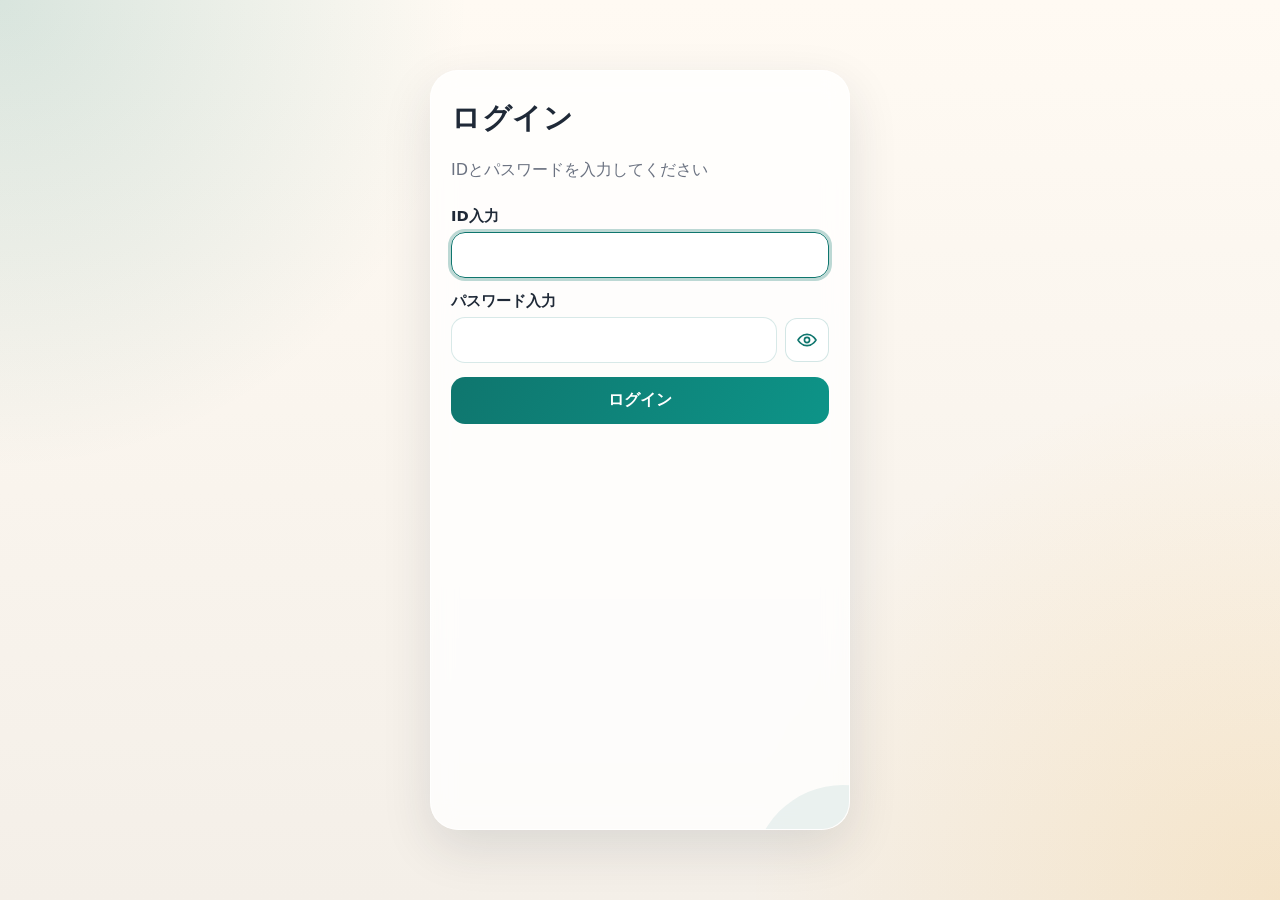
<file: index.html>
<!doctype html>
<html lang="ja">
<head>
  <meta charset="UTF-8" />
  <meta name="viewport" content="width=device-width, initial-scale=1.0" />
  <title>teamC-Apps-for-Sharing-Recommendations</title>
  <link rel="stylesheet" href="styles.css" />
</head>

<body>
  <main class="app" aria-label="teamC アプリ">
    <section class="screen">
      <div class="screen__body">
        <section class="view login-view is-active" data-view="login" aria-label="ログイン画面">
          <h1>ログイン</h1>
          <p class="subtitle">IDとパスワードを入力してください</p>

          <form class="form" id="loginForm" novalidate>
            <label for="userId">
              ID入力
              <input id="userId" name="userId" type="text" autocomplete="username" required />
            </label>

            <label for="password">
              パスワード入力
              <div class="password-field">
                <input id="password" name="password" type="password" autocomplete="current-password" required />
                <button
                  type="button"
                  class="password-toggle"
                  id="passwordToggle"
                  aria-controls="password"
                  aria-pressed="false"
                  aria-label="パスワードを表示"
                  title="パスワードを表示"
                >
                  <svg class="password-toggle__icon password-toggle__icon--eye" viewBox="0 0 24 24" aria-hidden="true" focusable="false">
                    <path d="M2.2 12s3.6-6.2 9.8-6.2 9.8 6.2 9.8 6.2-3.6 6.2-9.8 6.2S2.2 12 2.2 12Z" fill="none" stroke="currentColor" stroke-width="1.8" stroke-linecap="round" stroke-linejoin="round" />
                    <circle cx="12" cy="12" r="2.8" fill="none" stroke="currentColor" stroke-width="1.8" />
                  </svg>
                  <svg class="password-toggle__icon password-toggle__icon--eye-off" viewBox="0 0 24 24" aria-hidden="true" focusable="false">
                    <path d="M2.2 12s3.6-6.2 9.8-6.2 9.8 6.2 9.8 6.2-3.6 6.2-9.8 6.2S2.2 12 2.2 12Z" fill="none" stroke="currentColor" stroke-width="1.8" stroke-linecap="round" stroke-linejoin="round" />
                    <circle cx="12" cy="12" r="2.8" fill="none" stroke="currentColor" stroke-width="1.8" />
                    <line x1="4" y1="20" x2="20" y2="4" stroke="currentColor" stroke-width="1.8" stroke-linecap="round" />
                  </svg>
                  <span class="sr-only">パスワード表示切り替え</span>
                </button>
              </div>
            </label>

            <button type="submit">ログイン</button>
            <p class="error" id="errorMessage" aria-live="polite"></p>
          </form>
        </section>
      </div>
    </section>
  </main>

  <script src="script.js"></script>
</body>
</html>
</file>
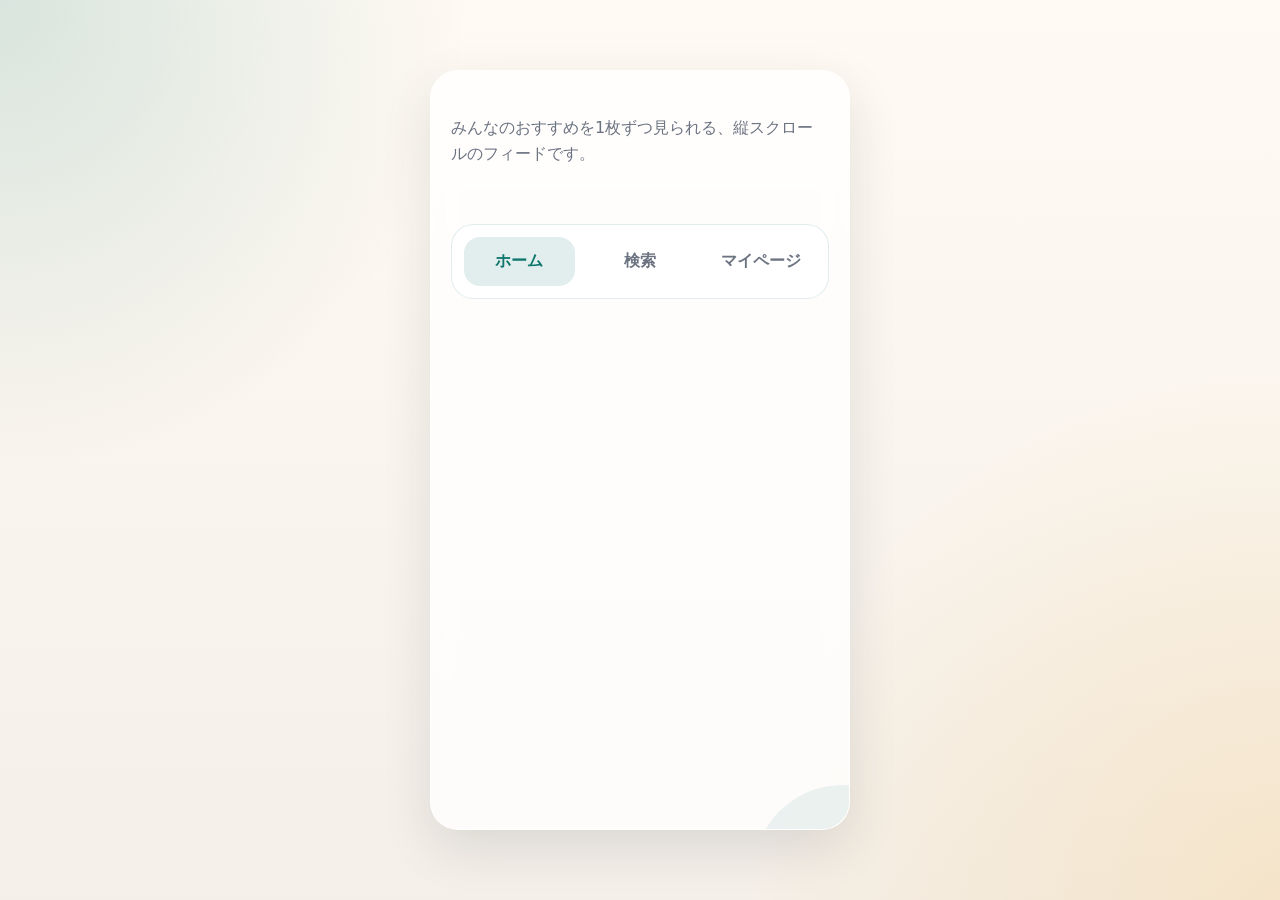
<file: home.html>
<!doctype html>
<html lang="ja">
<head>
  <meta charset="UTF-8" />
  <meta name="viewport" content="width=device-width, initial-scale=1.0" />
  <title>teamC-Apps-for-Sharing-Recommendations</title>
  <link rel="stylesheet" href="styles.css" />
</head>

<body>
  <main class="app" aria-label="teamC アプリ">
    <section class="screen">
      <div class="screen__body">
        <section class="view home-view is-active" data-view="home" aria-label="ホーム画面">
          <p class="home-copy">みんなのおすすめを1枚ずつ見られる、縦スクロールのフィードです。</p>
          <div class="home-feed" data-home-feed></div>
        </section>

        <section class="view search-view" data-view="search" aria-label="検索画面">
          <div class="search-field">渋谷 カフェ 静か</div>
          <div class="search-section">
            <h2 class="section-heading">最近の検索</h2>
            <div class="chip-list">
              <span class="chip">カフェ</span>
              <span class="chip">ランチ</span>
              <span class="chip">週末のおでかけ</span>
              <span class="chip">穴場スポット</span>
            </div>
          </div>
          <div class="search-section">
            <h2 class="section-heading">おすすめ候補</h2>
            <div class="section-list compact">
              <div class="section-item">駅近でゆっくりできるカフェ</div>
              <div class="section-item">写真映えするランチスポット</div>
              <div class="section-item">ひとりでも入りやすい店</div>
            </div>
          </div>
        </section>

        <section class="view mypage-view" data-view="mypage" aria-label="マイページ画面">
          <div class="profile-card">
            <div class="profile-avatar" data-profile-avatar>U</div>
            <div>
              <div class="profile-name">ユーザーネーム: <span data-username>@user</span></div>
              <div class="profile-bio">行ってよかった場所をまとめて共有。カフェ、ランチ、週末の小さなおでかけが中心です。</div>
            </div>
          </div>
          <div class="stats-grid">
            <div class="stat-card">
              <span class="stat-value">128</span>
              <span class="stat-label">投稿</span>
            </div>
            <div class="stat-card">
              <span class="stat-value">842</span>
              <span class="stat-label">フォロワー</span>
            </div>
            <div class="stat-card">
              <span class="stat-value">61</span>
              <span class="stat-label">保存</span>
            </div>
          </div>
          <div class="search-section">
            <h2 class="section-heading">いいね・保存したもの</h2>
            <div class="library-box" aria-label="いいねと保存の閲覧">
              <div class="library-tabs" role="tablist" aria-label="いいねと保存の切り替え">
                <button type="button" class="library-tab is-active" role="tab" aria-selected="true" data-library-tab="likes">いいね</button>
                <button type="button" class="library-tab" role="tab" aria-selected="false" data-library-tab="saved">保存</button>
              </div>
              <div class="library-panel is-active" role="tabpanel" data-library-panel="likes">
                <div class="section-list compact" data-likes-list></div>
              </div>
              <div class="library-panel" role="tabpanel" data-library-panel="saved" hidden>
                <div class="section-list compact" data-saved-list></div>
              </div>
            </div>
          </div>
          <div class="search-section">
            <h2 class="section-heading">最近見た投稿</h2>
            <div class="section-list compact" data-recent-list>
              <div class="section-item">中目黒の静かなカフェ</div>
              <div class="section-item">下北沢の週末ランチ</div>
              <div class="section-item">代々木公園の散歩コース</div>
            </div>
          </div>
        </section>

        <nav class="nav" aria-label="画面切り替え">
          <button type="button" data-target="home" class="is-active" aria-pressed="true">ホーム</button>
          <button type="button" data-target="search" aria-pressed="false">検索</button>
          <button type="button" data-target="mypage" aria-pressed="false">マイページ</button>
        </nav>
      </div>
    </section>
  </main>

  <script src="script.js"></script>
</body>
</html>
</file>
<file: styles.css>
:root {
  color-scheme: light;
  --bg: #f4efe8;
  --panel: rgba(255, 255, 255, 0.78);
  --text: #1f2937;
  --muted: #6b7280;
  --accent: #0f766e;
  --accent-soft: rgba(15, 118, 110, 0.12);
  --danger: #b91c1c;
  --shadow: 0 18px 50px rgba(31, 41, 55, 0.12);
}

* {
  box-sizing: border-box;
}

body {
  margin: 0;
  min-height: 100vh;
  font-family: system-ui, -apple-system, BlinkMacSystemFont, "Segoe UI", sans-serif;
  color: var(--text);
  background:
    radial-gradient(circle at top left, rgba(15, 118, 110, 0.16), transparent 30%),
    radial-gradient(circle at bottom right, rgba(245, 158, 11, 0.14), transparent 34%),
    linear-gradient(180deg, #fffaf3 0%, var(--bg) 100%);
}

.app {
  min-height: 100vh;
  display: grid;
  place-items: center;
  padding: 24px;
}

.screen {
  width: min(100%, 420px);
  min-height: min(100vh - 48px, 760px);
  background: var(--panel);
  backdrop-filter: blur(12px);
  border: 1px solid rgba(255, 255, 255, 0.75);
  border-radius: 28px;
  box-shadow: var(--shadow);
  position: relative;
  overflow: hidden;
}

.screen::before {
  content: "";
  position: absolute;
  inset: auto -20% -18% auto;
  width: 180px;
  height: 180px;
  border-radius: 50%;
  background: rgba(15, 118, 110, 0.08);
  pointer-events: none;
}

.screen__body {
  min-height: 0;
  display: grid;
  grid-template-rows: 1fr auto;
  padding: 28px 20px 20px;
  position: relative;
  z-index: 1;
}

.view {
  display: none;
  min-height: 0;
}

.view.is-active {
  display: grid;
  gap: 18px;
  animation: fadeIn 180ms ease-out;
}

.login-view {
  align-content: center;
}

h1 {
  margin: 0;
  font-size: 1.8rem;
  letter-spacing: 0.02em;
}

.subtitle {
  margin: 0;
  color: var(--muted);
  font-size: 1rem;
  line-height: 1.6;
}

.form {
  display: grid;
  gap: 14px;
  margin-top: 6px;
}

label {
  display: grid;
  gap: 6px;
  font-size: 0.92rem;
  font-weight: 700;
}

.password-field {
  display: grid;
  grid-template-columns: 1fr auto;
  gap: 8px;
  align-items: center;
}

.password-field input {
  width: 100%;
}

.password-toggle {
  display: grid;
  place-items: center;
  border: 1px solid rgba(15, 118, 110, 0.18);
  border-radius: 12px;
  width: 44px;
  height: 44px;
  padding: 0;
  background: #ffffff;
  color: var(--accent);
}

.password-toggle:hover {
  background: rgba(15, 118, 110, 0.08);
}

.password-toggle__icon {
  width: 22px;
  height: 22px;
}

.password-toggle__icon--eye-off {
  display: none;
}

.password-toggle.is-visible .password-toggle__icon--eye {
  display: none;
}

.password-toggle.is-visible .password-toggle__icon--eye-off {
  display: block;
}

.sr-only {
  position: absolute;
  width: 1px;
  height: 1px;
  padding: 0;
  margin: -1px;
  overflow: hidden;
  clip: rect(0, 0, 0, 0);
  white-space: nowrap;
  border: 0;
}

.password-toggle:focus-visible {
  outline: 3px solid rgba(15, 118, 110, 0.28);
  outline-offset: 1px;
}

input {
  border: 1px solid rgba(15, 118, 110, 0.16);
  border-radius: 14px;
  padding: 13px 14px;
  font-size: 1rem;
  color: var(--text);
  background: #ffffff;
}

input:focus-visible {
  outline: 3px solid rgba(15, 118, 110, 0.28);
  border-color: var(--accent);
}

button {
  border: 0;
  border-radius: 14px;
  padding: 13px 14px;
  background: linear-gradient(120deg, #0f766e, #0d9488);
  color: #ffffff;
  font-size: 1rem;
  font-weight: 700;
  cursor: pointer;
}

.error {
  min-height: 1.2em;
  margin: 2px 0 0;
  color: var(--danger);
  font-size: 0.88rem;
}

.home-view {
  justify-items: stretch;
  align-content: stretch;
  grid-template-rows: auto minmax(0, 1fr);
  gap: 14px;
}

.home-copy {
  font-size: 1rem;
  color: var(--muted);
  line-height: 1.6;
}

.search-section {
  display: grid;
  gap: 10px;
}

.section-heading {
  margin: 0;
  font-size: 0.95rem;
  color: var(--muted);
  letter-spacing: 0.04em;
}

.chip-list {
  display: flex;
  flex-wrap: wrap;
  gap: 10px;
}

.chip {
  padding: 10px 14px;
  border-radius: 999px;
  background: rgba(15, 118, 110, 0.1);
  color: var(--accent);
  font-weight: 700;
  font-size: 0.92rem;
}

.home-feed {
  display: grid;
  gap: 14px;
  min-height: 0;
  overflow-y: auto;
  padding-right: 4px;
  scroll-snap-type: y mandatory;
  scrollbar-width: thin;
  scrollbar-color: rgba(15, 118, 110, 0.32) transparent;
}

.home-feed::-webkit-scrollbar {
  width: 8px;
}

.home-feed::-webkit-scrollbar-thumb {
  background: rgba(15, 118, 110, 0.28);
  border-radius: 999px;
}

.photo-card {
  position: relative;
  min-height: calc(100vh - 180px);
  border-radius: 26px;
  overflow: hidden;
  background: #e5e7eb;
  box-shadow: 0 16px 36px rgba(31, 41, 55, 0.12);
  scroll-snap-align: start;
}

.photo-card img {
  display: block;
  width: 100%;
  height: 100%;
  object-fit: cover;
}

.photo-card::after {
  content: "";
  position: absolute;
  inset: 0;
  background: linear-gradient(180deg, rgba(17, 24, 39, 0.06) 0%, rgba(17, 24, 39, 0.22) 72%, rgba(17, 24, 39, 0.6) 100%);
  pointer-events: none;
}

.photo-card__caption {
  position: absolute;
  inset: auto 18px 18px;
  z-index: 1;
  display: grid;
  gap: 6px;
  color: #fff;
}

.photo-card__title {
  margin: 0;
  font-size: 1.2rem;
  font-weight: 800;
  letter-spacing: 0.02em;
}

.photo-card__meta {
  margin: 0;
  font-size: 0.92rem;
  line-height: 1.55;
  color: rgba(255, 255, 255, 0.88);
}

.search-view {
  justify-items: center;
  align-content: start;
  padding-top: 36px;
  gap: 14px;
}

.mypage-view {
  justify-items: stretch;
  align-content: start;
  gap: 14px;
  min-height: 0;
  overflow-y: auto;
  padding-right: 4px;
}

.label-box {
  padding: 18px 26px;
  border-radius: 20px;
  background: rgba(255, 255, 255, 0.84);
  border: 1px solid rgba(15, 118, 110, 0.12);
  box-shadow: 0 10px 30px rgba(31, 41, 55, 0.08);
  font-weight: 700;
  letter-spacing: 0.04em;
}

.search-field {
  width: min(100%, 320px);
  border-radius: 999px;
  border: 1px solid rgba(15, 118, 110, 0.16);
  background: #fff;
  padding: 15px 18px;
  color: var(--muted);
  text-align: center;
  box-shadow: 0 10px 24px rgba(31, 41, 55, 0.07);
}

.section-list {
  display: grid;
  gap: 10px;
  width: min(100%, 320px);
}

.section-list.compact {
  width: 100%;
}

.section-item {
  padding: 14px 18px;
  border-radius: 16px;
  background: rgba(255, 255, 255, 0.88);
  border: 1px solid rgba(15, 118, 110, 0.1);
  text-align: center;
  color: var(--text);
  font-weight: 600;
}

.profile-card {
  display: grid;
  grid-template-columns: auto 1fr;
  gap: 14px;
  align-items: center;
  padding: 18px;
  border-radius: 22px;
  background: rgba(255, 255, 255, 0.88);
  border: 1px solid rgba(15, 118, 110, 0.1);
  box-shadow: 0 10px 24px rgba(31, 41, 55, 0.08);
}

.library-box {
  display: grid;
  gap: 12px;
  width: 100%;
  padding: 14px;
  border-radius: 18px;
  background: rgba(255, 255, 255, 0.84);
  border: 1px solid rgba(15, 118, 110, 0.12);
}

.library-tabs {
  display: grid;
  grid-template-columns: repeat(2, 1fr);
  gap: 8px;
}

.library-tab {
  border: 1px solid rgba(15, 118, 110, 0.18);
  background: #fff;
  color: var(--muted);
  border-radius: 12px;
  padding: 10px 12px;
  font-size: 0.92rem;
  font-weight: 700;
}

.library-tab.is-active {
  color: var(--accent);
  background: var(--accent-soft);
  border-color: rgba(15, 118, 110, 0.28);
}

.library-panel {
  display: none;
}

.library-panel.is-active {
  display: block;
}

.profile-avatar {
  width: 56px;
  height: 56px;
  border-radius: 18px;
  display: grid;
  place-items: center;
  background: linear-gradient(135deg, rgba(15, 118, 110, 0.18), rgba(15, 118, 110, 0.06));
  color: var(--accent);
  font-size: 1.25rem;
  font-weight: 800;
}

.profile-name {
  font-size: 1rem;
  font-weight: 800;
}

.profile-bio {
  margin-top: 4px;
  color: var(--muted);
  font-size: 0.92rem;
  line-height: 1.55;
}

.stats-grid {
  display: grid;
  grid-template-columns: repeat(3, 1fr);
  gap: 10px;
}

.stat-card {
  display: grid;
  gap: 4px;
  padding: 14px 10px;
  border-radius: 16px;
  background: rgba(255, 255, 255, 0.9);
  border: 1px solid rgba(15, 118, 110, 0.1);
  text-align: center;
}

.stat-value {
  font-size: 1.05rem;
  font-weight: 800;
}

.stat-label {
  font-size: 0.8rem;
  color: var(--muted);
}

.nav {
  display: grid;
  grid-template-columns: repeat(3, 1fr);
  gap: 10px;
  align-self: end;
  margin-top: 24px;
  padding: 12px;
  border-radius: 22px;
  background: rgba(255, 255, 255, 0.85);
  border: 1px solid rgba(15, 118, 110, 0.12);
}

.nav[hidden] {
  display: none;
}

.nav button {
  appearance: none;
  border: 0;
  background: transparent;
  color: var(--muted);
  font: inherit;
  font-weight: 700;
  padding: 14px 10px;
  border-radius: 16px;
  cursor: pointer;
}

.nav button.is-active {
  color: var(--accent);
  background: var(--accent-soft);
}

.nav button:focus-visible {
  outline: 3px solid rgba(15, 118, 110, 0.28);
  outline-offset: 2px;
}

@keyframes fadeIn {
  from {
    opacity: 0;
    transform: translateY(6px);
  }

  to {
    opacity: 1;
    transform: translateY(0);
  }
}

@media (max-width: 480px) {
  .app {
    padding: 0;
  }

  .screen {
    width: 100%;
    min-height: 100vh;
    border-radius: 0;
  }

  .screen__body {
    padding: 20px 16px 16px;
  }

  .photo-card {
    min-height: calc(100vh - 170px);
  }

  .password-toggle {
    width: 42px;
    height: 42px;
  }
}
</file>
